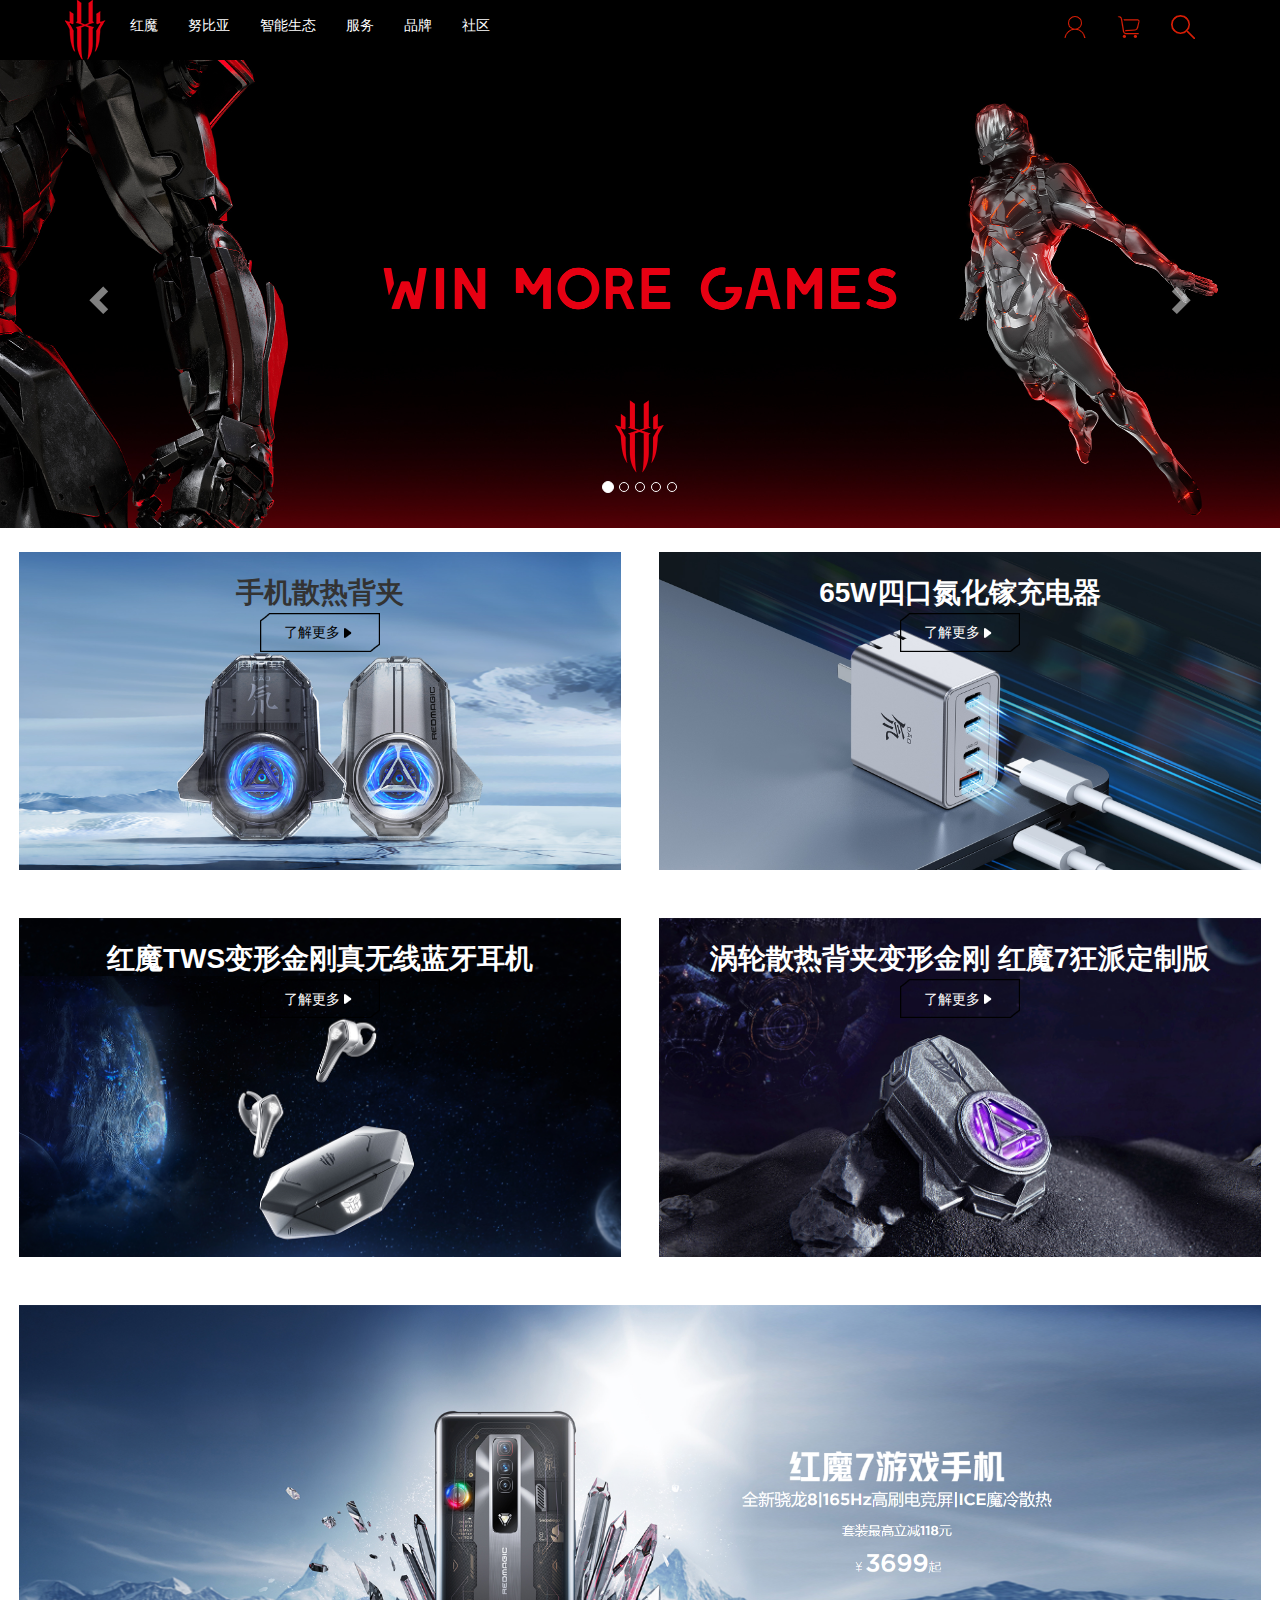
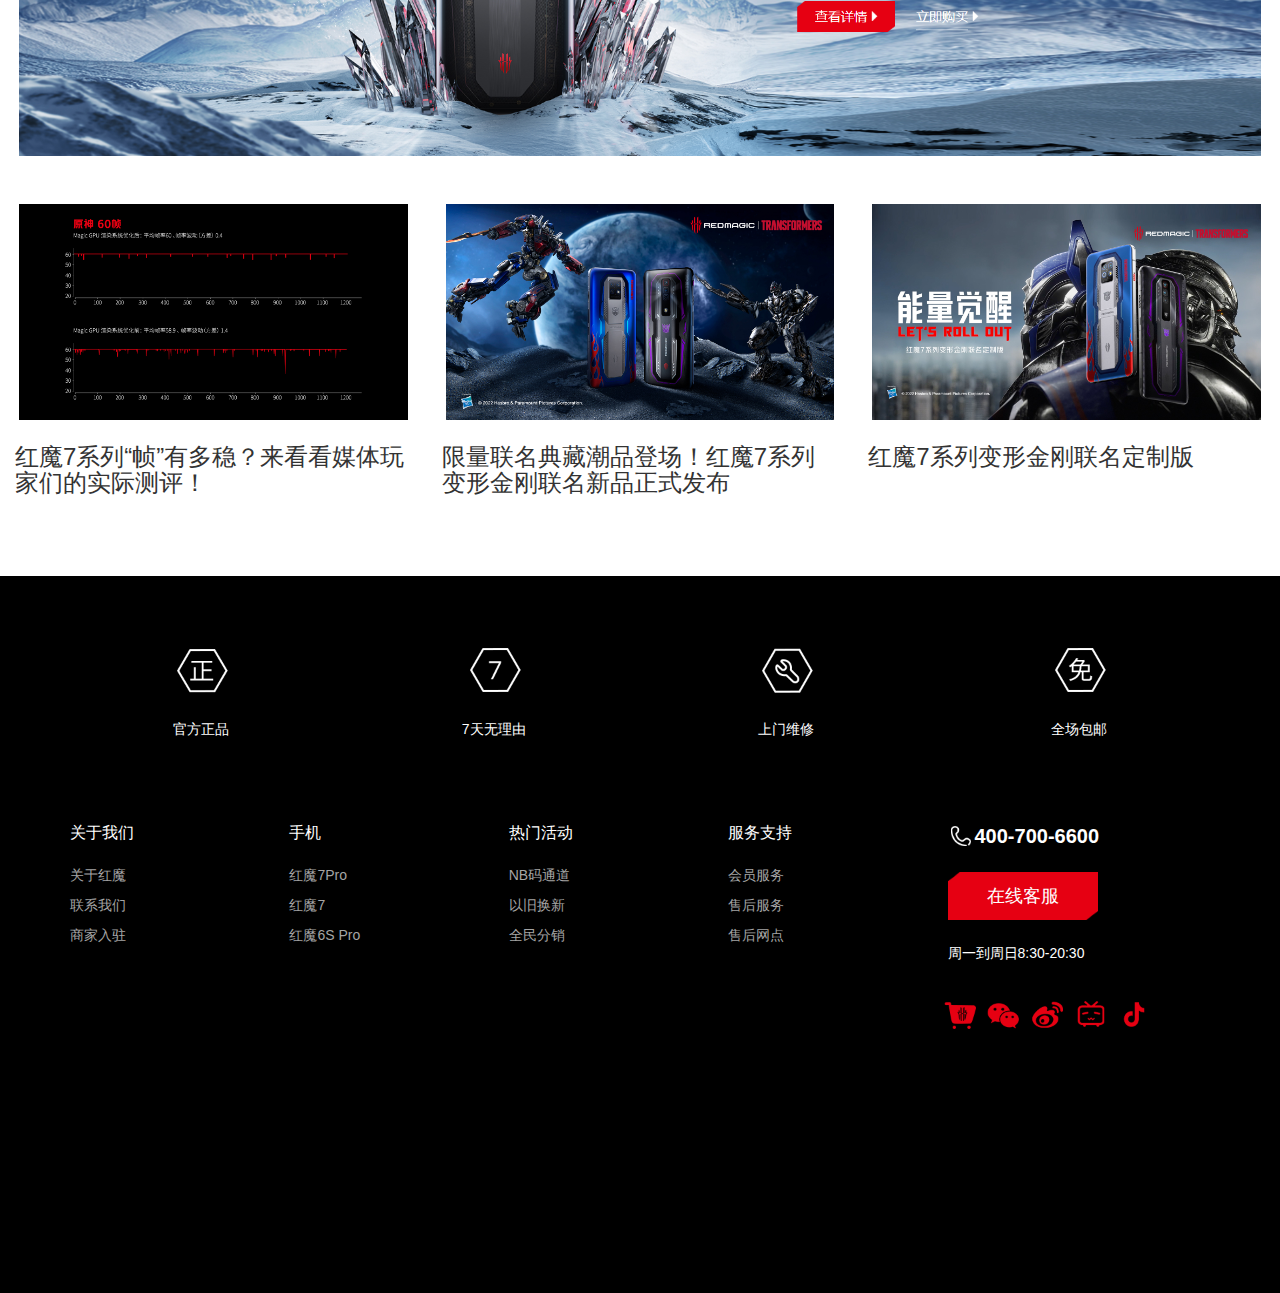
<file: index.html>
<!DOCTYPE html>
<html lang="en">

<head>
    <meta charset="UTF-8">
    <meta http-equiv="X-UA-Compatible" content="IE=edge">
    <meta name="viewport" content="width=device-width, initial-scale=1.0">
    <link rel="shortcut icon" href="img/favicon.ico" type="image/x-icon">

    <title>红魔商城</title>
    <link rel="stylesheet" href="css/bootstrap.min.css">
    <link rel="stylesheet" href="css/bace.css">
    <script src="js/jquery.min.js"></script>
    <script src="js/bootstrap.min.js"></script>
</head>
<style>
    .navbar-nav li a:hover {
        color: red !important;
    }
</style>

<body>
    <!-- 导航 -->
    <div>
        <div>
            <nav class="navbar navbar-default  navbar-inverse" style="z-index:999 ;">
                <div class="container">
                    <!-- Brand and toggle get grouped for better mobile display -->
                    <div class="navbar-header">
                        <button type="button" class="navbar-toggle collapsed" data-toggle="collapse"
                            data-target="#bs-example-navbar-collapse-1" aria-expanded="false">

                            <span class="icon-bar"></span>
                            <span class="icon-bar"></span>
                            <span class="icon-bar"></span>
                        </button>
                        <a class="navbar-brand " href="#"><img src="img/logo.png" alt=""></a>
                    </div>


                    <div class="collapse navbar-collapse" id="bs-example-navbar-collapse-1" style="margin: auto;">
                        <ul class="nav navbar-nav">
                            <li><a href="#" id="sj">红魔</a></li>
                            <li><a href="phone.html">努比亚</a></li>
                            <li><a href="serve.html">智能生态</a></li>
                            <li><a href="#">服务</a></li>
                            <li><a href="#">品牌</a></li>
                            <li><a href="#">社区</a></li>
                        </ul>


                        <ul class="nav navbar-nav navbar-right">
                            <li><a href="#"><img src="img/ren.png" alt=""></a></li>
                            <li><a href="#"><img src="img/car.png" alt=""></a></li>
                            <li><a href="#" data-toggle="modal" data-target="#myModal"><img src="img/ss.png" alt=""></a>
                            </li>


                        </ul>
                    </div>
                </div>
            </nav>
        </div>
    </div>


    <!-- 搜索模态框 -->
    <div class="modal fade" id="myModal" tabindex="-1" role="dialog" aria-labelledby="myModalLabel">
        <div class="modal-dialog " role="document">
            <div class="modal-content">

                <div class="modal-body">


                    <div class="input-group">
                        <span class="input-group-addon glyphicon glyphicon-search"></span>
                        <input type="text" class="form-control" id="inputGroupSuccess1"
                            aria-describedby="inputGroupSuccess1Status" placeholder="搜索商品名称">


                    </div>

                </div>

            </div>
        </div>
    </div>








    <!-- 轮播 -->
    <div>
        <div id="carousel-example-generic" class="carousel slide" data-ride="carousel">
            <!-- Indicators -->
            <ol class="carousel-indicators">
                <li data-target="#carousel-example-generic" data-slide-to="0" class="active"></li>
                <li data-target="#carousel-example-generic" data-slide-to="1"></li>
                <li data-target="#carousel-example-generic" data-slide-to="2"></li>
                <li data-target="#carousel-example-generic" data-slide-to="3"></li>
                <li data-target="#carousel-example-generic" data-slide-to="4"></li>

            </ol>

            <!-- Wrapper for slides -->
            <div class="carousel-inner" role="listbox">
                <div class="item active">
                    <img src="img/5.jpg">

                </div>
                <div class="item">
                    <img src="img/4.jpg">

                </div>
                <div class="item">
                    <img src="img/2.jpg">

                </div>
                <div class="item">
                    <img src="img/3.jpg">
                </div>
                <div class="item">
                    <img src="img/1.jpg">

                </div>

            </div>
            <a class="left carousel-control" href="#carousel-example-generic" role="button" data-slide="prev">
                <span class="glyphicon glyphicon-chevron-left" aria-hidden="true"></span>
                <span class="sr-only">Previous</span>
            </a>
            <a class="right carousel-control" href="#carousel-example-generic" role="button" data-slide="next">
                <span class="glyphicon glyphicon-chevron-right" aria-hidden="true"></span>
                <span class="sr-only">Next</span>
            </a>
        </div>
    </div>

    <!-- 手机 -->
    <div class="phone">
        <div class="container-fluid">
            <div class="row">
                <div class="col-md-12 col-lg-6">
                    <a href="#" class="thumbnail">
                        <img src="img/6.jpg">
                    </a>
                    <div class="title">
                        <h3>手机散热背夹</h3>
                        <p> <a href="">了解更多 <img src="img/arrow.png" style="background-size: 7px;"></a></p>

                    </div>

                </div>

                <div class="col-md-12 col-lg-6">
                    <a href="#" class="thumbnail">
                        <img src="img/7.jpg">
                    </a>
                    <div class="title">
                        <h3 style="color:white ;">65W四口氮化镓充电器</h3>
                        <p style="color:white ;"> <a href="" style="color:white !important;">了解更多 <img
                                    src="img/arrow1.png" style="background-size: 7px;"></a></p>
                    </div>
                </div>
            </div>
        </div>
    </div>

    <div class="phone">
        <div class="container-fluid">
            <div class="row">

                <div class="col-md-12 col-lg-6">
                    <a href="#" class="thumbnail">
                        <img src="img/8.jpg">
                    </a>
                    <div class="title">
                        <h3 style="color:white ;">红魔TWS变形金刚真无线蓝牙耳机</h3>
                        <p style="color:white ;"> <a href="" style="color:white !important;">了解更多 <img
                                    src="img/arrow1.png" style="background-size: 7px;"></a></p>
                    </div>

                </div>

                <div class="col-md-12 col-lg-6">
                    <a href="#" class="thumbnail">
                        <img src="img/9.jpg">
                    </a>
                    <div class="title">
                        <h3 style="color:white ;">涡轮散热背夹变形金刚 红魔7狂派定制版</h3>
                        <p style="color:white ;"> <a href="" style="color:white !important;">了解更多 <img
                                    src="img/arrow1.png" style="background-size: 7px;"></a></p>
                    </div>
                </div>
            </div>
        </div>
    </div>

    <div class="phone">
        <div class="container-fluid">
            <div class="row">
                <div class="col-md-6 col-lg-12">
                    <a href="#" class="thumbnail">
                        <img src="img/10.png" alt="...">
                    </a>
                </div>
            </div>
        </div>
    </div>




    <div class="phone">
        <div>
            <div class="container-fluid">

                <div class="row">
                    <div class="col-xs-12 col-md-4">
                        <a href="#" class="thumbnail">
                            <img src="img/11.jpg" alt="...">
                        </a>
                        <div class="caption">
                            <h3>红魔7系列“帧”有多稳？来看看媒体玩家们的实际测评！</h3>
                            <a href="">了解更多></a>
                        </div>
                    </div>


                    <div class="col-xs-12 col-md-4">
                        <a href="#" class="thumbnail">
                            <img src="img/12.jpg" alt="...">
                        </a>
                        <div class="caption">
                            <h3>限量联名典藏潮品登场！红魔7系列变形金刚联名新品正式发布</h3>
                            <a href="">了解更多></a>
                        </div>
                    </div>



                    <div class="col-xs-12 col-md-4">
                        <a href="#" class="thumbnail">
                            <img src="img/13.jpg" alt="...">
                        </a>
                        <div class="caption">
                            <h3>红魔7系列变形金刚联名定制版</h3>
                            <a href="">了解更多></a>
                        </div>
                    </div>
                </div>
            </div>
        </div>
    </div>
    <!-- 页脚 -->

    <div class="footer">
        <div class="foot">
            <div class="container">
                <div class="row">
                    <div class=" col-xs-3 col-md-3">
                        <div class="thumbnail">
                            <img src="img/14.png" alt="...">
                            <div class="caption">
                                <span>官方正品</span>
                            </div>
                        </div>
                    </div>

                    <div class=" col-xs-3 col-md-3">
                        <div class="thumbnail">
                            <img src="img/15.png" alt="...">
                            <div class="caption">
                                <span>7天无理由</span>
                            </div>
                        </div>
                    </div>

                    <div class=" col-xs-3 col-md-3">
                        <div class="thumbnail">
                            <img src="img/16.png" alt="...">
                            <div class="caption">
                                <span>上门维修</span>
                            </div>
                        </div>
                    </div>



                    <div class=" col-xs-3 col-md-3">
                        <div class="thumbnail">
                            <img src="img/17.png" alt="...">
                            <div class="caption">
                                <span>全场包邮</span>
                            </div>
                        </div>
                    </div>
                </div>
            </div>
        </div>

        <div class="foot-list">
            <div class="container">
                <div class="row">
                    <div class="l">
                        <div class="col-md-9">
                            <div class="row">
                                <div class="col-md-3  col-sm-6">
                                    <p>关于我们 <i><img src="img/jh.png" alt=""></i></p>
                                    <ul>
                                        <li>关于红魔</li>
                                        <li>联系我们</li>
                                        <li>商家入驻</li>

                                    </ul>
                                </div>
                                <div class="col-md-3 col-sm-6">

                                    <p>手机 <i><img src="img/jh.png" alt=""></i></p>
                                    <ul>
                                        <li>红魔7Pro</li>
                                        <li>红魔7</li>
                                        <li>红魔6S Pro</li>

                                    </ul>
                                </div>
                                <div class="col-md-3 col-sm-6">
                                    <p>热门活动 <i><img src="img/jh.png" alt=""></i></p>
                                    <ul>
                                        <li>NB码通道</li>
                                        <li>以旧换新</li>
                                        <li>全民分销</li>
                                    </ul>
                                </div>
                                <div class="col-md-3 col-sm-6">
                                    <p>服务支持 <i><img src="img/jh.png" alt=""></i></p>
                                    <ul>
                                        <li>会员服务</li>
                                        <li>售后服务</li>
                                        <li>售后网点</li>



                                    </ul>
                                </div>
                            </div>
                        </div>
                    </div>

                    <div class="r">
                        <div class="col-md-3">
                            <p>
                                <b>400-700-6600</b>
                            </p>
                            <div style="margin-top: 20px;">
                                <a href="" class="online">在线客服</a>
                            </div>
                            <div class="data">
                                <p>周一到周日8:30-20:30</p>
                            </div>


                            <div class="icon">
                                <a href=""><i><img src="img/27.png" alt=""></i></a>
                                <a href=""><i><img src="img/28.png" alt=""></i></a>
                                <a href=""><i><img src="img/29.png" alt=""></i></a>
                                <a href=""><i><img src="img/30.png" alt=""></i></a>
                                <a href=""><i><img src="img/31.png" alt=""></i></a>
                            </div>
                        </div>
                    </div>
                </div>
            </div>
        </div>
    </div>













    <div class="nav-bar-list">
        <div class="container-fluid">
            <div class="wrap">
                <ul>
                    <li>
                        <div class="nav-img-box">
                            <img src="img/111.png" alt="">
                        </div>
                        <h4>红魔7Pro变形金刚套装</h4>
                    </li>
                    <li>
                        <div class="nav-img-box">
                            <img src="img/222.png" alt="">
                        </div>
                        <h4>红魔变形金刚套装</h4>
                    </li>
                    <li>
                        <div class="nav-img-box">
                            <img src="img/333.png" alt="">
                        </div>
                        <h4>红魔7Pro</h4>
                    </li>
                    <li>
                        <div class="nav-img-box">
                            <img src="img/444.png" alt="">
                        </div>
                        <h4>红魔7</h4>
                    </li>
                    <li>
                        <div class="nav-img-box">
                            <img src="img/555.png" alt="">
                        </div>
                        <h4>nubia Z40Pro</h4>
                    </li>
                </ul>
            </div>
        </div>
    </div>





    <script>
        // 轮播时间
        $('.carousel').carousel({
            interval: 2000
        })


        // 小屏幕页脚
        $(window).resize(function () {
            if (document.body.scrollWidth < 780) {
                $('.l ul').slideUp()

                $('.l p i').css('display', 'block')
                $('.l p').each(function (i, ele) {
                    $(ele).click(function (e) {
                        $('.l ul ').eq(i).slideToggle()
                    })
                });



                $('.r').css({
                    'display': 'flex',
                    'justify-content': 'center'

                })
            } else {
                $('.l ul').slideDown()
                $('.l p i').css('display', 'none')
                $('.r').css('display', 'block')


            }

        });



        $('#sj').click(function () {
            $('.nav-bar-list').slideToggle()
        })




    </script>
</body>

</html>
</file>
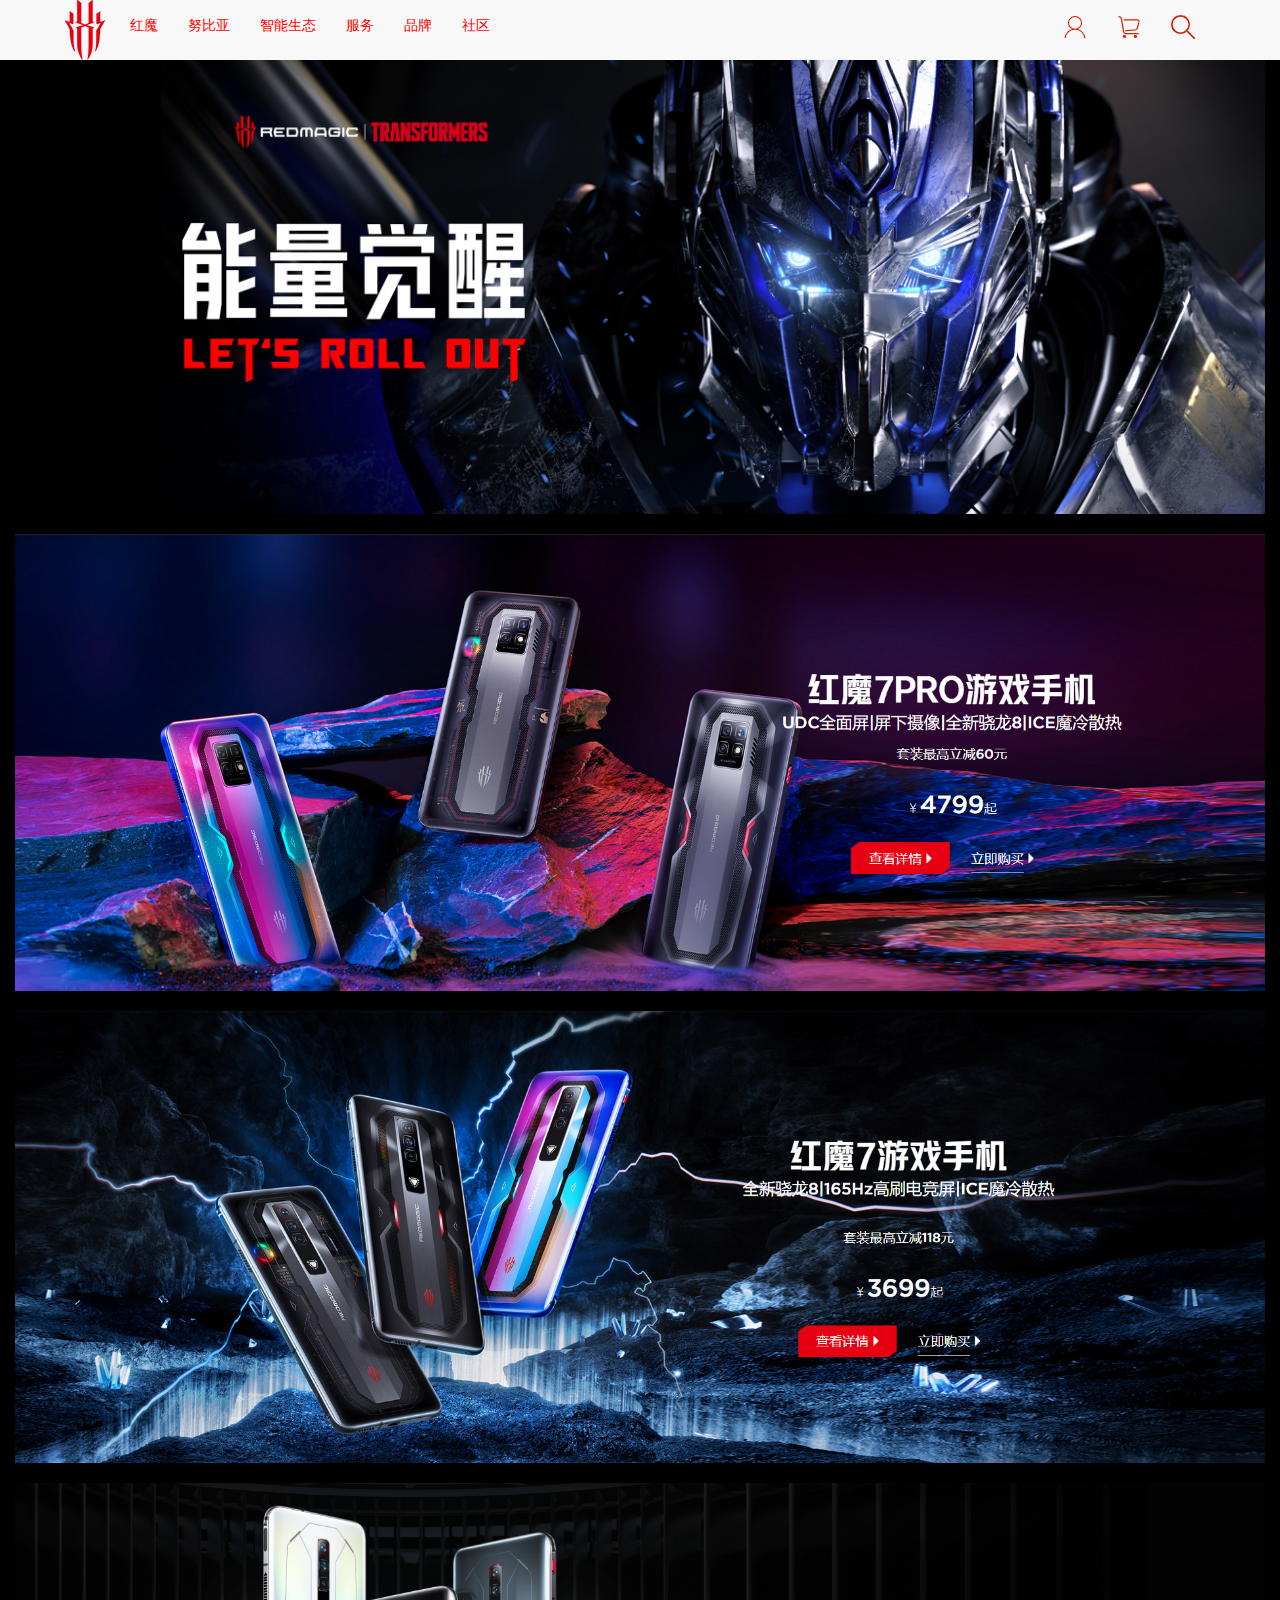
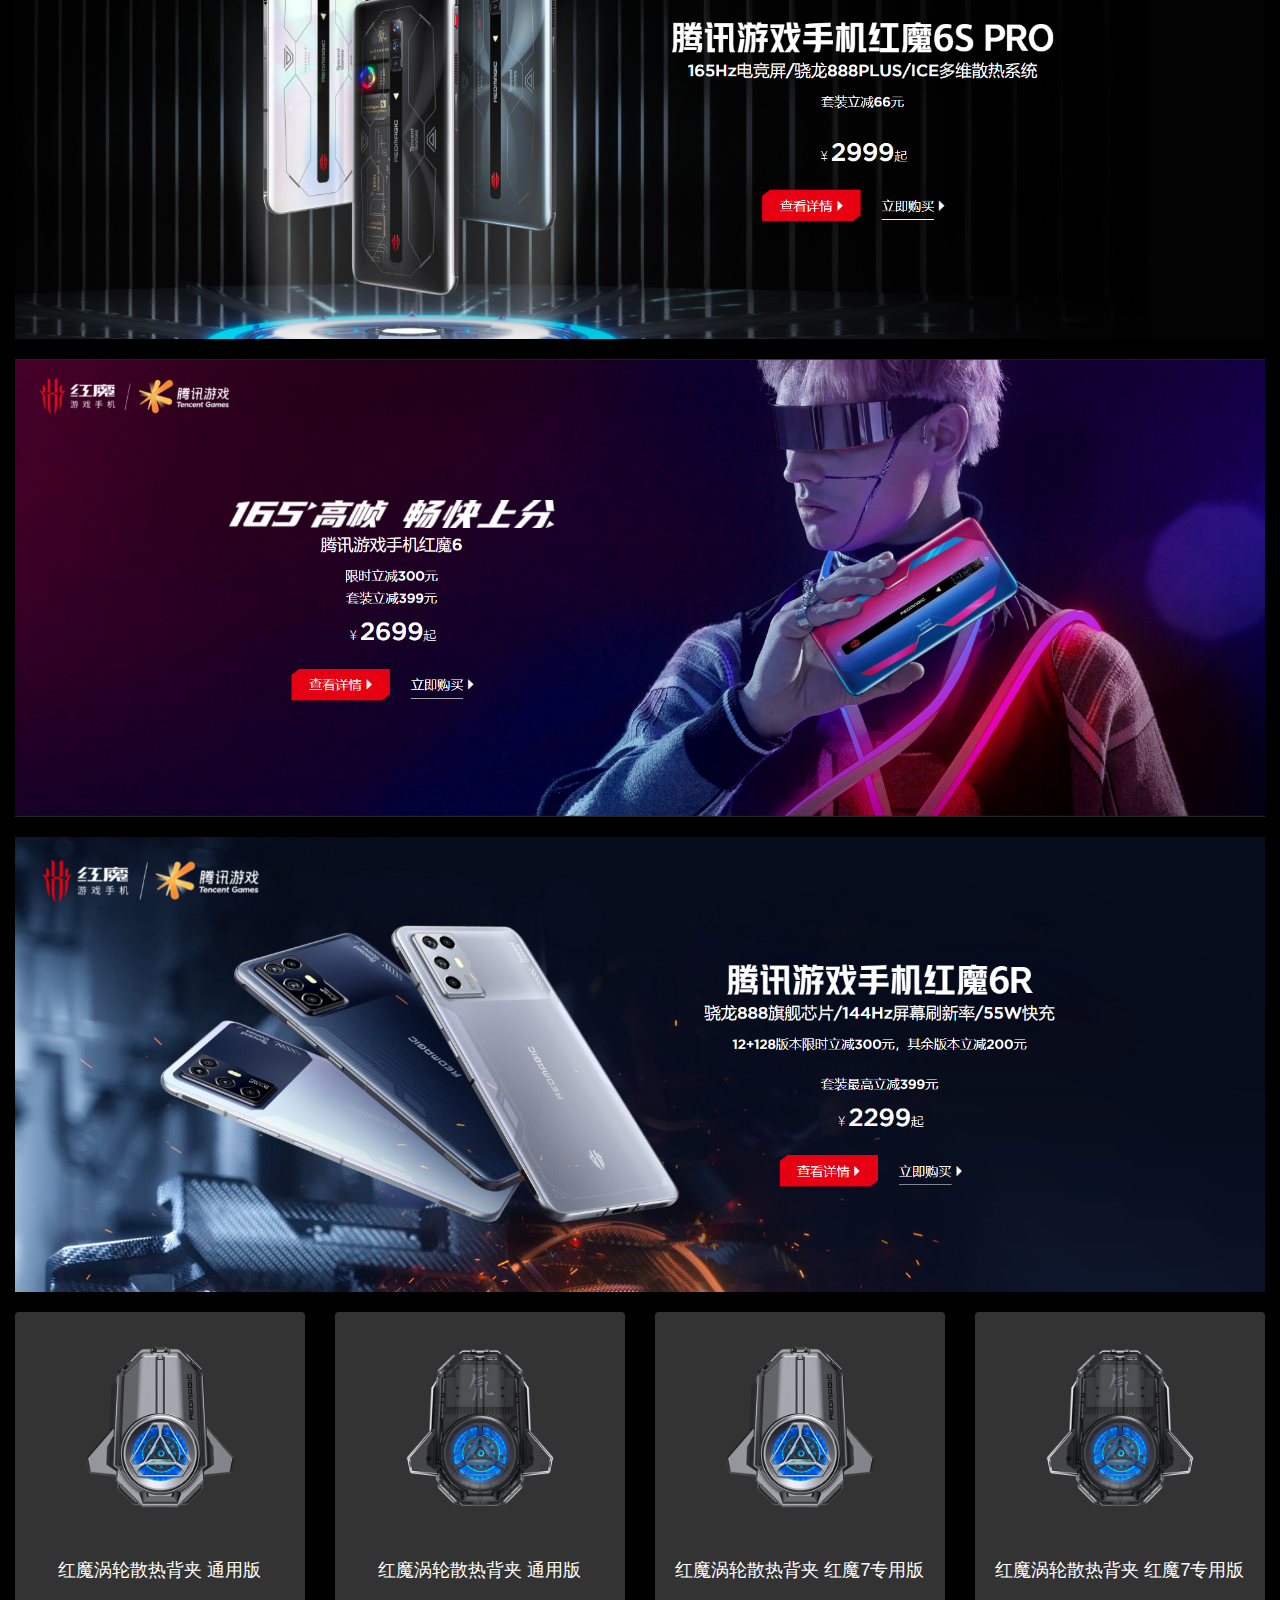
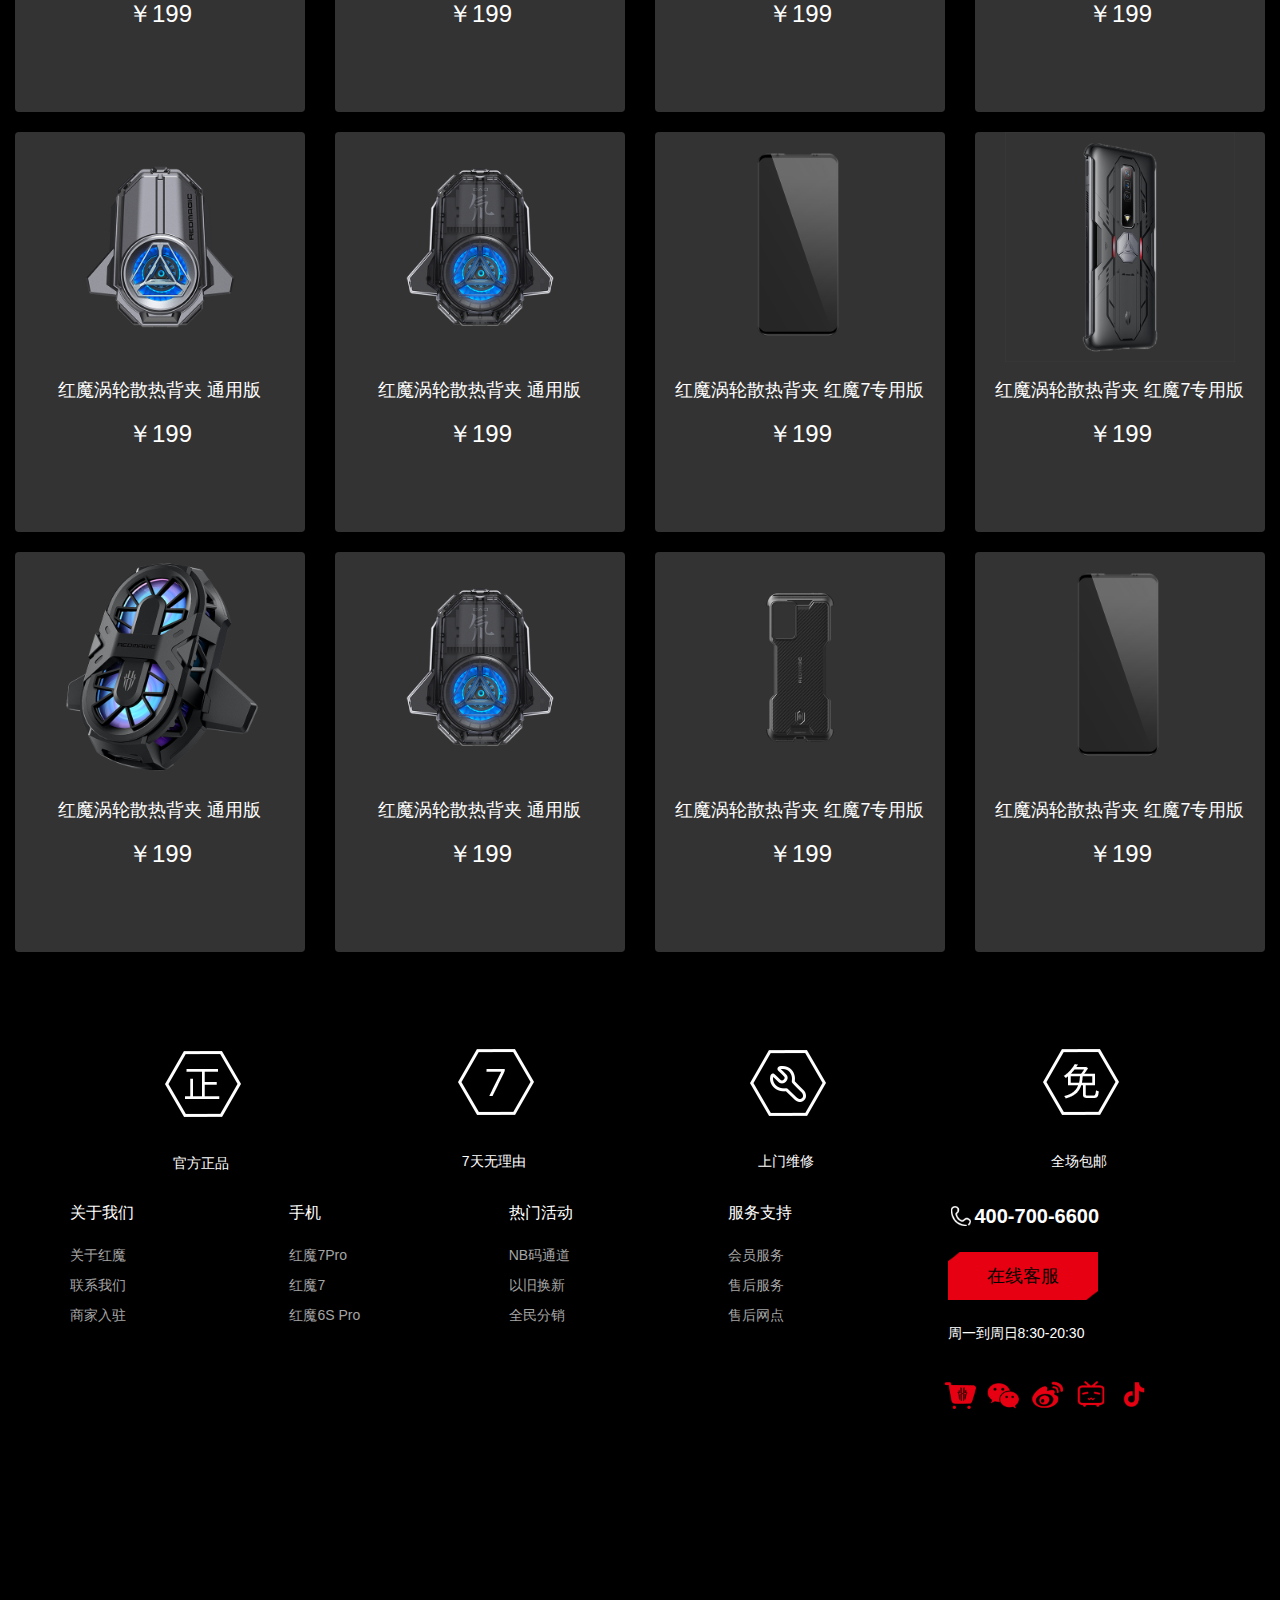
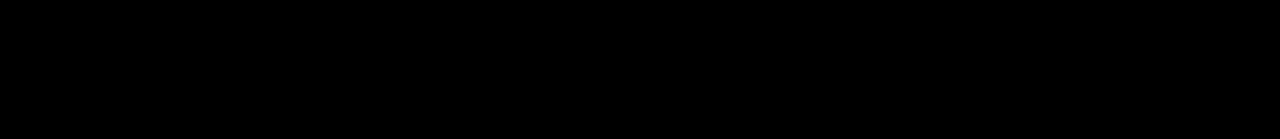
<file: phone.html>
<!DOCTYPE html>
<html lang="en">

<head>
    <meta charset="UTF-8">
    <meta http-equiv="X-UA-Compatible" content="IE=edge">
    <meta name="viewport" content="width=device-width, initial-scale=1.0">
    <title>Document</title>
    <link rel="stylesheet" href="css/bootstrap.min.css">
    <link rel="stylesheet" href="css/phone.css">

    <script src="js/jquery.min.js"></script>
    <script src="js/bootstrap.min.js"></script>
</head>
<style>

</style>

<body>

    <div>
        <div>
            <nav class="navbar navbar-default " style="z-index:999 ;">
                <div class="container">
                    <!-- Brand and toggle get grouped for better mobile display -->
                    <div class="navbar-header">
                        <button type="button" class="navbar-toggle collapsed" data-toggle="collapse"
                            data-target="#bs-example-navbar-collapse-1" aria-expanded="false">

                            <span class="icon-bar"></span>
                            <span class="icon-bar"></span>
                            <span class="icon-bar"></span>
                        </button>
                        <a class="navbar-brand " href="index.html"><img src="img/logo.png" alt=""></a>
                    </div>


                    <div class="collapse navbar-collapse" id="bs-example-navbar-collapse-1" style="margin: auto;">
                        <ul class="nav navbar-nav">
                            <li><a href="" id="sj">红魔</a></li>
                            <li><a href="#">努比亚</a></li>
                            <li><a href="serve.html">智能生态</a></li>
                            <li><a href="#">服务</a></li>
                            <li><a href="#">品牌</a></li>
                            <li><a href="#">社区</a></li>
                        </ul>

                        <ul class="nav navbar-nav navbar-right">
                            <li><a href="#"><img src="img/ren.png" alt=""></a></li>
                            <li><a href="#"><img src="img/car.png" alt=""></a></li>
                            <li><a href="#"><img src="img/ss.png" alt=""></a></li>


                        </ul>
                    </div><!-- /.navbar-collapse -->
                </div><!-- /.container-fluid -->
            </nav>
        </div>
    </div>



    <div class="phone">
        <div class="container-fluid">
            <div class="row">
                <div class="col-md-6 col-lg-12">
                    <a href="#" class="thumbnail">
                        <img src="img/p1.jpg" alt="...">
                    </a>
                </div>
                <div class="col-md-6 col-lg-12">
                    <a href="#" class="thumbnail">
                        <img src="img/p2.png" alt="...">
                    </a>
                </div>

                <div class="col-md-6 col-lg-12">
                    <a href="#" class="thumbnail">
                        <img src="img/p3.png" alt="...">
                    </a>
                </div>

                <div class="col-md-6 col-lg-12">
                    <a href="#" class="thumbnail">
                        <img src="img/p4.png" alt="...">
                    </a>
                </div>
                <div class="col-md-6 col-lg-12">
                    <a href="#" class="thumbnail">
                        <img src="img/p5.png" alt="...">
                    </a>
                </div>
                <div class="col-md-6 col-lg-12">
                    <a href="#" class="thumbnail">
                        <img src="img/p6.png" alt="...">
                    </a>
                </div>
            </div>
        </div>
    </div>



    <!-- 商品展示 -->
    <div class="list">
        <div class="container-fluid">
            <div class="row">
                <div class="col-sm-6 col-md-3">
                    <div class="thumbnail">
                        <img src="img/P11.png" alt="...">
                        <div class="caption">
                            <h4>红魔涡轮散热背夹 通用版</h4>
                            <h3>￥199</h3>
                        </div>
                    </div>
                </div>
                <div class="col-sm-6 col-md-3">
                    <div class="thumbnail">
                        <img src="img/p12.png" alt="...">
                        <div class="caption">
                            <h4>红魔涡轮散热背夹 通用版</h4>
                            <h3>￥199</h3>

                        </div>
                    </div>
                </div>
                <div class="col-sm-6 col-md-3">
                    <div class="thumbnail">
                        <img src="img/P11.png" alt="...">
                        <div class="caption">
                            <h4>红魔涡轮散热背夹 红魔7专用版</h4>
                            <h3>￥199</h3>
                        </div>
                    </div>
                </div>
                <div class="col-sm-6 col-md-3">
                    <div class="thumbnail">
                        <img src="img/p12.png" alt="...">
                        <div class="caption">
                            <h4>红魔涡轮散热背夹 红魔7专用版</h4>
                            <h3>￥199</h3>
                        </div>
                    </div>
                </div>
            </div>
        </div>
    </div>




    <div class="list">
        <div class="container-fluid">
            <div class="row">
                <div class="col-sm-6 col-md-3">
                    <div class="thumbnail">
                        <img src="img/P11.png" alt="...">
                        <div class="caption">
                            <h4>红魔涡轮散热背夹 通用版</h4>
                            <h3>￥199</h3>
                        </div>
                    </div>
                </div>
                <div class="col-sm-6 col-md-3">
                    <div class="thumbnail">
                        <img src="img/p12.png" alt="...">
                        <div class="caption">
                            <h4>红魔涡轮散热背夹 通用版</h4>
                            <h3>￥199</h3>

                        </div>
                    </div>
                </div>
                <div class="col-sm-6 col-md-3">
                    <div class="thumbnail">
                        <img src="img/p13.png" alt="...">
                        <div class="caption">
                            <h4>红魔涡轮散热背夹 红魔7专用版</h4>
                            <h3>￥199</h3>
                        </div>
                    </div>
                </div>
                <div class="col-sm-6 col-md-3">
                    <div class="thumbnail">
                        <img src="img/p14.png" alt="...">
                        <div class="caption">
                            <h4>红魔涡轮散热背夹 红魔7专用版</h4>
                            <h3>￥199</h3>
                        </div>
                    </div>
                </div>
            </div>
        </div>
    </div>



    <div class="list">
        <div class="container-fluid">
            <div class="row">
                <div class="col-sm-6 col-md-3">
                    <div class="thumbnail">
                        <img src="img/p16.png" alt="...">
                        <div class="caption">
                            <h4>红魔涡轮散热背夹 通用版</h4>
                            <h3>￥199</h3>
                        </div>
                    </div>
                </div>
                <div class="col-sm-6 col-md-3">
                    <div class="thumbnail">
                        <img src="img/p12.png" alt="...">
                        <div class="caption">
                            <h4>红魔涡轮散热背夹 通用版</h4>
                            <h3>￥199</h3>

                        </div>
                    </div>
                </div>
                <div class="col-sm-6 col-md-3">
                    <div class="thumbnail">
                        <img src="img/p17.png" alt="...">
                        <div class="caption">
                            <h4>红魔涡轮散热背夹 红魔7专用版</h4>
                            <h3>￥199</h3>
                        </div>
                    </div>
                </div>
                <div class="col-sm-6 col-md-3">
                    <div class="thumbnail">
                        <img src="img/p13.png" alt="...">
                        <div class="caption">
                            <h4>红魔涡轮散热背夹 红魔7专用版</h4>
                            <h3>￥199</h3>
                        </div>
                    </div>
                </div>
            </div>
        </div>
    </div>



    <div class="footer">
        <div class="foot">
            <div class="container">
                <div class="row">
                    <div class=" col-xs-3 col-md-3">
                        <div class="thumbnail">
                            <img src="img/14.png" alt="...">
                            <div class="caption">
                                <span>官方正品</span>
                            </div>
                        </div>
                    </div>

                    <div class=" col-xs-3 col-md-3">
                        <div class="thumbnail">
                            <img src="img/15.png" alt="...">
                            <div class="caption">
                                <span>7天无理由</span>
                            </div>
                        </div>
                    </div>

                    <div class=" col-xs-3 col-md-3">
                        <div class="thumbnail">
                            <img src="img/16.png" alt="...">
                            <div class="caption">
                                <span>上门维修</span>
                            </div>
                        </div>
                    </div>



                    <div class=" col-xs-3 col-md-3">
                        <div class="thumbnail">
                            <img src="img/17.png" alt="...">
                            <div class="caption">
                                <span>全场包邮</span>
                            </div>
                        </div>
                    </div>





                </div>
            </div>
        </div>

        <div class="foot-list">
            <div class="container">
                <div class="row">
                    <div class="l">
                        <div class="col-md-9">
                            <div class="row">
                                <div class="col-md-3 col-sm-6">
                                    <p>关于我们 <i><img src="img/jh.png" alt=""></i></p>
                                    <ul>
                                        <li>关于红魔</li>
                                        <li>联系我们</li>
                                        <li>商家入驻</li>

                                    </ul>
                                </div>
                                <div class="col-md-3 col-sm-6">

                                    <p>手机 <i><img src="img/jh.png" alt=""></i></p>
                                    <ul>
                                        <li>红魔7Pro</li>
                                        <li>红魔7</li>
                                        <li>红魔6S Pro</li>

                                    </ul>
                                </div>
                                <div class="col-md-3 col-sm-6">
                                    <p>热门活动 <i><img src="img/jh.png" alt=""></i></p>
                                    <ul>
                                        <li>NB码通道</li>
                                        <li>以旧换新</li>
                                        <li>全民分销</li>
                                    </ul>
                                </div>
                                <div class="col-md-3 col-sm-6">
                                    <p>服务支持 <i><img src="img/jh.png" alt=""></i></p>
                                    <ul>
                                        <li>会员服务</li>
                                        <li>售后服务</li>
                                        <li>售后网点</li>



                                    </ul>
                                </div>
                            </div>
                        </div>
                    </div>

                    <div class="r">
                        <div class="col-md-3">
                            <p>
                                <b>400-700-6600</b>
                            </p>
                            <div style="margin-top: 20px;">
                                <a href="" class="online">在线客服</a>
                            </div>
                            <div class="data">
                                <p>周一到周日8:30-20:30</p>
                            </div>


                            <div class="icon">
                                <a href=""><i><img src="img/27.png" alt=""></i></a>
                                <a href=""><i><img src="img/28.png" alt=""></i></a>
                                <a href=""><i><img src="img/29.png" alt=""></i></a>
                                <a href=""><i><img src="img/30.png" alt=""></i></a>
                                <a href=""><i><img src="img/31.png" alt=""></i></a>
                            </div>
                        </div>
                    </div>
                </div>
            </div>
        </div>
    </div>


    <script>
        $(window).resize(function () {
            if (document.body.scrollWidth < 780) {
                $('.l ul').slideUp()
                $('.l p i').css('display', 'block')

                $('.r').css({
                    'display': 'flex',
                    'justify-content': 'center'

                })

                $('.l p').each(function (i, ele) {
                    $(ele).click(function (e) {
                        $('.l ul').eq(i).slideToggle()
                    })
                });




            } else {
                $('.l ul').slideDown()
                $('.l p i').css('display', 'none')
                $('.r').css('display', 'block')


            }

        });

    </script>
</body>

</html>
</file>
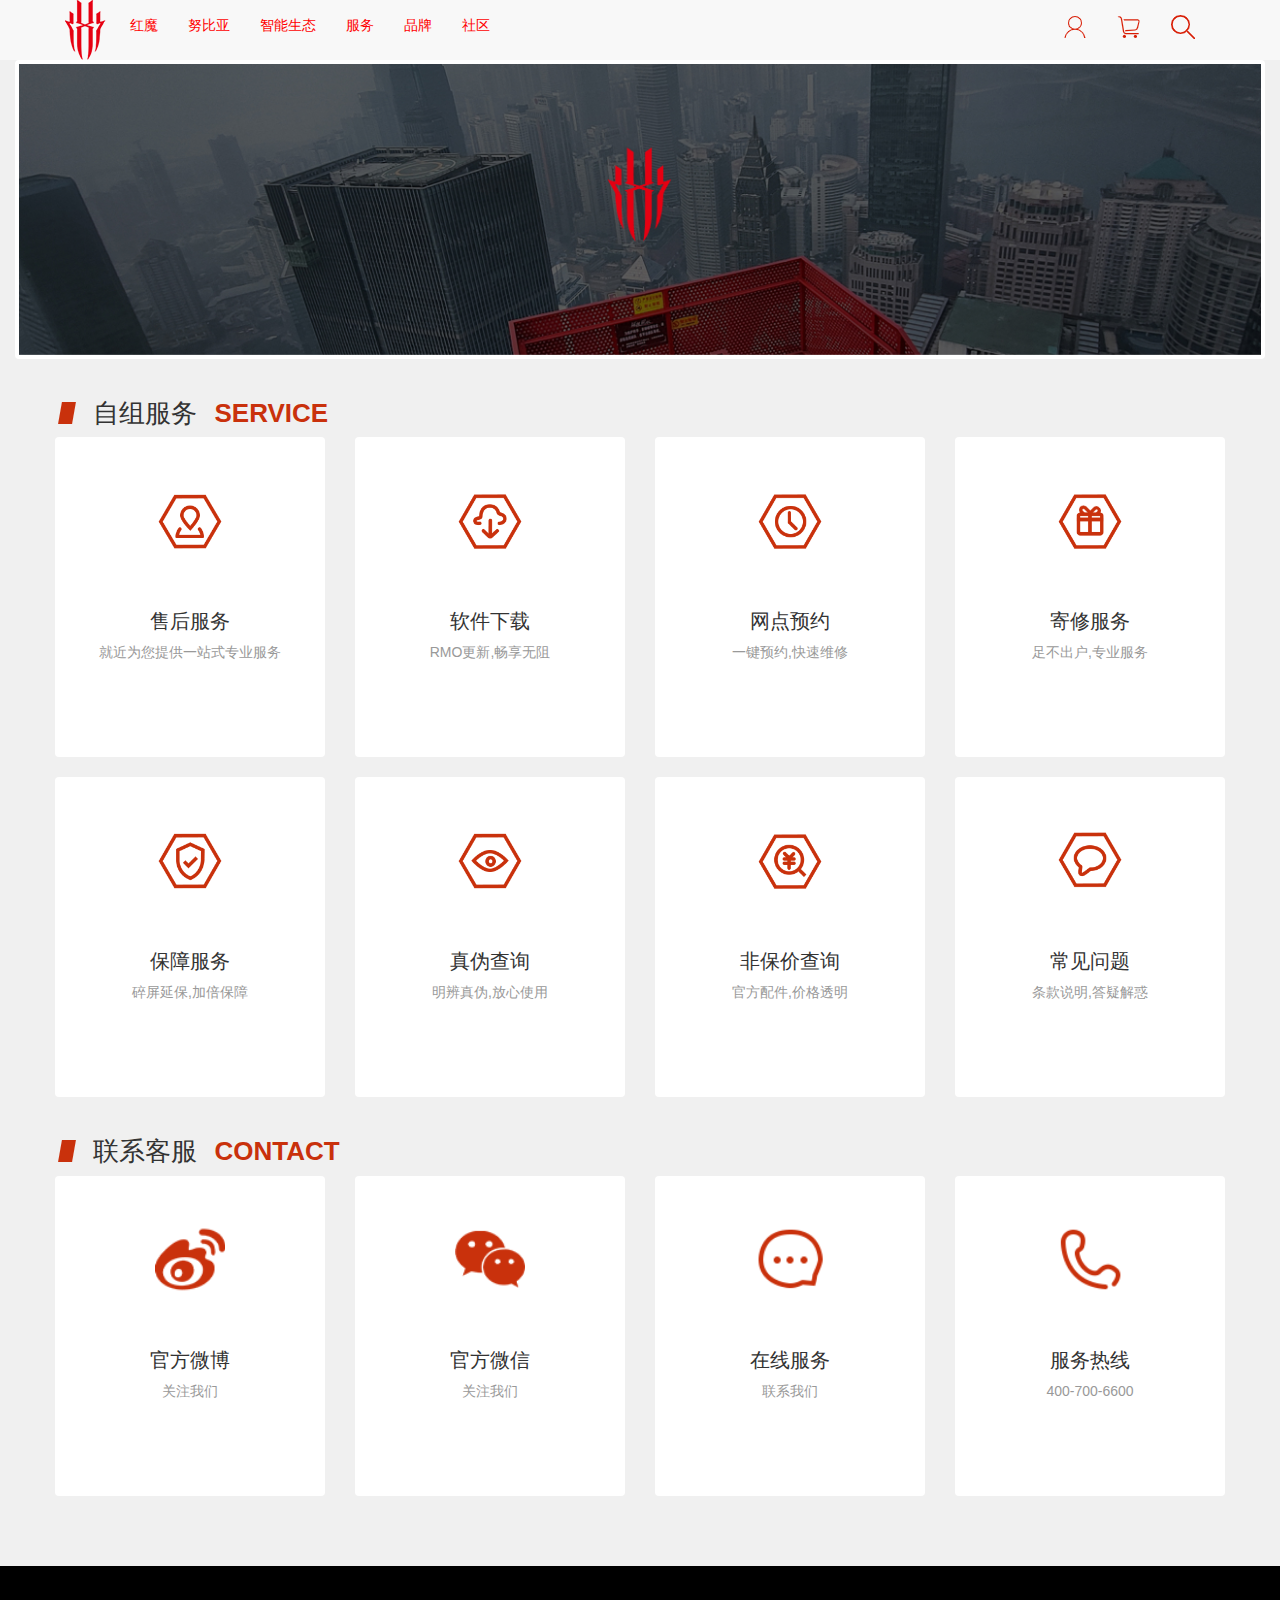
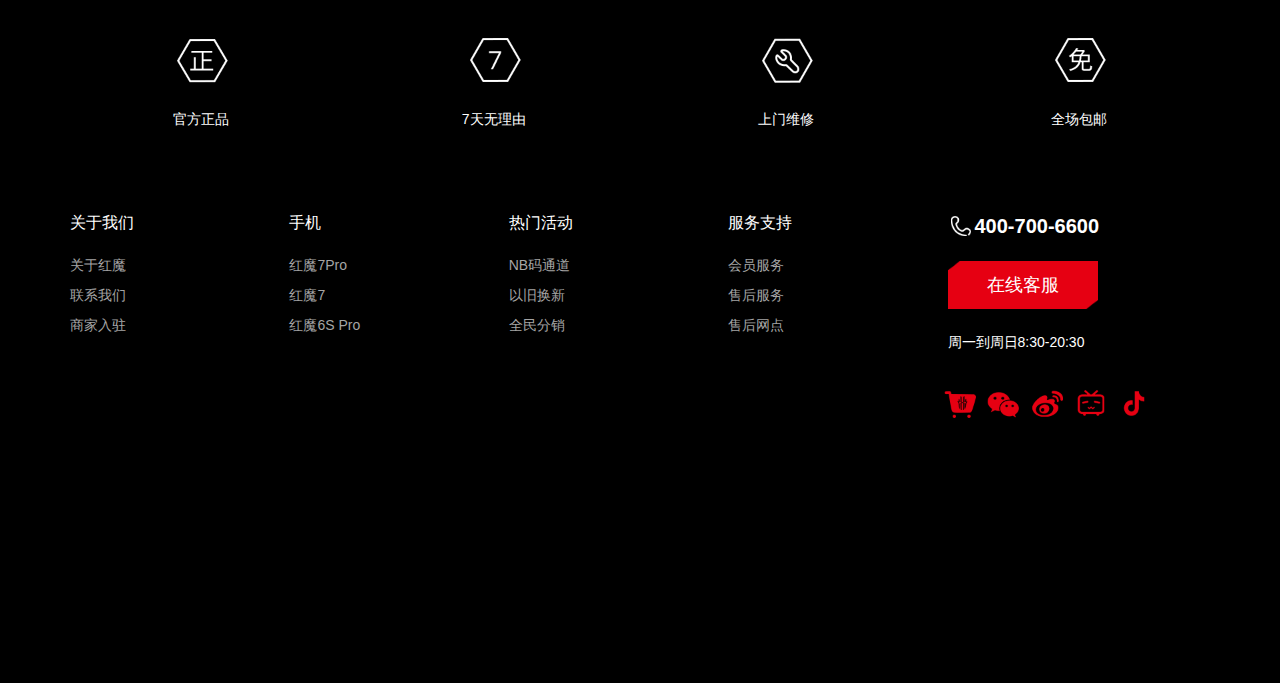
<file: serve.html>
<!DOCTYPE html>
<html lang="en">

<head>
    <meta charset="UTF-8">
    <meta http-equiv="X-UA-Compatible" content="IE=edge">
    <meta name="viewport" content="width=device-width, initial-scale=1.0">
    <title>Document</title>
    <link rel="stylesheet" href="css/bootstrap.min.css">
    <link rel="stylesheet" href="css/bace.css">
    <script src="js/jquery.min.js"></script>
    <script src="js/bootstrap.min.js"></script>
</head>
<style>
    body,
    html {
        background-color: #f0f0f0;
    }

    .all {
        background-color: #f0f0f0 !important;
    }

    .navbar-default .navbar-nav>li>a {
        color: red !important;
    }

    .wrap1 {
        max-width: 1200px;

        margin: auto;
    }

    .wrap1>h3 {
        text-align: left;
        font-size: 26px;
        padding-left: 20px;
        font-family: "ysbth", Helvetica, Arial, sans-serif !important;
    }

    .wrap1>h3>span {
        width: 14px;
        height: 22px;
        cursor: pointer;
        transform: skew(-10deg);
        -webkit-transform: skew(-10deg);
        -moz-transform: skew(-10deg);
        -o-transform: skew(-10deg);
        -ms-transform: skew(-10deg);
        background-color: #c9310c;
        margin: 0 auto;
        display: inline-block;
        margin-right: 12px;
        position: relative;
        top: 2px;
    }

    .wrap1>h3>b {
        color: #c9310c;
        margin-left: 10px;
        font-family: "ysbth", Helvetica, Arial, sans-serif !important;
    }

    .list img {
        width: 70px;
        height: 70px;
        margin-top: 45px;
        margin-bottom: 35px;
    }

    .h4 {
        font-size: 20px;
        font-weight: 500;
        color: #333;
        margin-bottom: 10px;
        display: block;
    }

    .p {
        font-size: 14px;
        color: #999;
        display: block;
    }

    /* .list {
        height: 320px;
    } */

    .list .thumbnail {
        height: 320px;

    }

    .all .thumbnail {
        transition: all .3s linear;
    }

    .all .thumbnail:hover {
        transform: translateY(-8px);
    }
</style>

<body>

    <div>
        <div>
            <nav class="navbar navbar-default " style="z-index:999 ;">
                <div class="container">
                    <!-- Brand and toggle get grouped for better mobile display -->
                    <div class="navbar-header">
                        <button type="button" class="navbar-toggle collapsed" data-toggle="collapse"
                            data-target="#bs-example-navbar-collapse-1" aria-expanded="false">

                            <span class="icon-bar"></span>
                            <span class="icon-bar"></span>
                            <span class="icon-bar"></span>
                        </button>
                        <a class="navbar-brand " href="index.html"><img src="img/logo.png" alt=""></a>
                    </div>


                    <div class="collapse navbar-collapse" id="bs-example-navbar-collapse-1" style="margin: auto;">
                        <ul class="nav navbar-nav">
                            <li><a href="#" id="sj">红魔</a></li>
                            <li><a href="phone.html">努比亚</a></li>
                            <li><a href="serve.html">智能生态</a></li>
                            <li><a href="#">服务</a></li>
                            <li><a href="#">品牌</a></li>
                            <li><a href="#">社区</a></li>
                        </ul>

                        <ul class="nav navbar-nav navbar-right">
                            <li><a href="#"><img src="img/ren.png" alt=""></a></li>
                            <li><a href="#"><img src="img/car.png" alt=""></a></li>
                            <li><a href="#"><img src="img/ss.png" alt=""></a></li>


                        </ul>
                    </div><!-- /.navbar-collapse -->
                </div><!-- /.container-fluid -->
            </nav>
        </div>
    </div>


    <div>
        <div class="container-fluid">
            <div class="row">
                <div class="col-md-12 col-lg-12">
                    <a href="#" class="thumbnail">
                        <img src="img/2.1.jpg" alt="...">
                    </a>
                </div>
            </div>
        </div>
    </div>









    <div class="all">
        <div class="wrap1">
            <h3>
                <span></span>
                自组服务
                <b>SERVICE</b>
            </h3>
            <div class="">
                <div class="container-fluid">
                    <div class="row">
                        <div class="col-sm-6 col-md-3 list">
                            <div class="thumbnail">
                                <img src="img/2.1.png" alt="...">
                                <div class="caption">
                                    <span class="h4">售后服务</span>
                                    <span class="p">就近为您提供一站式专业服务</span>
                                </div>
                            </div>
                        </div>
                        <div class="col-sm-6 col-md-3 list">
                            <div class="thumbnail">
                                <img src="img/2.2.png" alt="...">
                                <div class="caption">
                                    <span class="h4">软件下载</span>
                                    <span class="p">RMO更新,畅享无阻</span>
                                </div>
                            </div>
                        </div>
                        <div class="col-sm-6 col-md-3 list">
                            <div class="thumbnail">
                                <img src="img/2.3.png" alt="...">
                                <div class="caption">
                                    <span class="h4">网点预约</span>
                                    <span class="p">一键预约,快速维修</span>
                                </div>
                            </div>
                        </div>
                        <div class="col-sm-6 col-md-3 list">
                            <div class="thumbnail">
                                <img src="img/2.4.png" alt="...">
                                <div class="caption">
                                    <span class="h4">寄修服务</span>
                                    <span class="p">足不出户,专业服务</span>
                                </div>
                            </div>
                        </div>

                    </div>
                </div>

            </div>

            <div class="">
                <div class="container-fluid">
                    <div class="row">
                        <div class="col-sm-6 col-md-3 list">
                            <div class="thumbnail">
                                <img src="img/2.5.png" alt="...">
                                <div class="caption">
                                    <span class="h4">保障服务</span>
                                    <span class="p">碎屏延保,加倍保障</span>
                                </div>
                            </div>
                        </div>
                        <div class="col-sm-6 col-md-3 list">
                            <div class="thumbnail">
                                <img src="img/2.6.png" alt="...">
                                <div class="caption">
                                    <span class="h4">真伪查询</span>
                                    <span class="p">明辨真伪,放心使用</span>
                                </div>
                            </div>
                        </div>
                        <div class="col-sm-6 col-md-3 list">
                            <div class="thumbnail">
                                <img src="img/2.7.png" alt="...">
                                <div class="caption">
                                    <span class="h4">非保价查询</span>
                                    <span class="p">官方配件,价格透明</span>
                                </div>
                            </div>
                        </div>
                        <div class="col-sm-6 col-md-3 list">
                            <div class="thumbnail">
                                <img src="img/2.8.png" alt="...">
                                <div class="caption">
                                    <span class="h4">常见问题</span>
                                    <span class="p">条款说明,答疑解惑</span>
                                </div>
                            </div>
                        </div>

                    </div>
                </div>

            </div>

        </div>




        <div class="all">
            <div class="wrap1">
                <h3>
                    <span></span>
                    联系客服
                    <b>CONTACT</b>
                </h3>
                <div class="">
                    <div class="container-fluid">
                        <div class="row">
                            <div class="col-sm-6 col-md-3 list">
                                <div class="thumbnail">
                                    <img src="img/2.9.png" alt="...">
                                    <div class="caption">
                                        <span class="h4">官方微博</span>
                                        <span class="p">关注我们</span>
                                    </div>
                                </div>
                            </div>
                            <div class="col-sm-6 col-md-3 list">
                                <div class="thumbnail">
                                    <img src="img/3.0.png" alt="...">
                                    <div class="caption">
                                        <span class="h4">官方微信</span>
                                        <span class="p">关注我们</span>
                                    </div>
                                </div>
                            </div>
                            <div class="col-sm-6 col-md-3 list">
                                <div class="thumbnail">
                                    <img src="img/3.1.png" alt="...">
                                    <div class="caption">
                                        <span class="h4">在线服务</span>
                                        <span class="p">联系我们</span>
                                    </div>
                                </div>
                            </div>
                            <div class="col-sm-6 col-md-3 list">
                                <div class="thumbnail">
                                    <img src="img/3.2.png" alt="...">
                                    <div class="caption">
                                        <span class="h4">服务热线</span>
                                        <span class="p">400-700-6600</span>
                                    </div>
                                </div>
                            </div>

                        </div>
                    </div>

                </div>


            </div>























            <!-- 页脚 -->
            <div class="footer">
                <div class="foot">
                    <div class="container">
                        <div class="row">
                            <div class=" col-xs-3 col-md-3">
                                <div class="thumbnail">
                                    <img src="img/14.png" alt="...">
                                    <div class="caption">
                                        <span>官方正品</span>
                                    </div>
                                </div>
                            </div>

                            <div class=" col-xs-3 col-md-3">
                                <div class="thumbnail">
                                    <img src="img/15.png" alt="...">
                                    <div class="caption">
                                        <span>7天无理由</span>
                                    </div>
                                </div>
                            </div>

                            <div class=" col-xs-3 col-md-3">
                                <div class="thumbnail">
                                    <img src="img/16.png" alt="...">
                                    <div class="caption">
                                        <span>上门维修</span>
                                    </div>
                                </div>
                            </div>



                            <div class=" col-xs-3 col-md-3">
                                <div class="thumbnail">
                                    <img src="img/17.png" alt="...">
                                    <div class="caption">
                                        <span>全场包邮</span>
                                    </div>
                                </div>
                            </div>





                        </div>
                    </div>
                </div>

                <div class="foot-list">
                    <div class="container">
                        <div class="row">
                            <div class="l">
                                <div class="col-md-9">
                                    <div class="row">
                                        <div class="col-md-3 col-sm-6">
                                            <p>关于我们 <i><img src="img/jh.png" alt=""></i></p>
                                            <ul>
                                                <li>关于红魔</li>
                                                <li>联系我们</li>
                                                <li>商家入驻</li>

                                            </ul>
                                        </div>
                                        <div class="col-md-3 col-sm-6">

                                            <p>手机 <i><img src="img/jh.png" alt=""></i></p>
                                            <ul>
                                                <li>红魔7Pro</li>
                                                <li>红魔7</li>
                                                <li>红魔6S Pro</li>

                                            </ul>
                                        </div>
                                        <div class="col-md-3 col-sm-6">
                                            <p>热门活动 <i><img src="img/jh.png" alt=""></i></p>
                                            <ul>
                                                <li>NB码通道</li>
                                                <li>以旧换新</li>
                                                <li>全民分销</li>
                                            </ul>
                                        </div>
                                        <div class="col-md-3 col-sm-6">
                                            <p>服务支持 <i><img src="img/jh.png" alt=""></i></p>
                                            <ul>
                                                <li>会员服务</li>
                                                <li>售后服务</li>
                                                <li>售后网点</li>



                                            </ul>
                                        </div>
                                    </div>
                                </div>
                            </div>

                            <div class="r">
                                <div class="col-md-3">
                                    <p>
                                        <b>400-700-6600</b>
                                    </p>
                                    <div style="margin-top: 20px;">
                                        <a href="" class="online">在线客服</a>
                                    </div>
                                    <div class="data">
                                        <p>周一到周日8:30-20:30</p>
                                    </div>


                                    <div class="icon">
                                        <a href=""><i><img src="img/27.png" alt=""></i></a>
                                        <a href=""><i><img src="img/28.png" alt=""></i></a>
                                        <a href=""><i><img src="img/29.png" alt=""></i></a>
                                        <a href=""><i><img src="img/30.png" alt=""></i></a>
                                        <a href=""><i><img src="img/31.png" alt=""></i></a>
                                    </div>
                                </div>
                            </div>
                        </div>
                    </div>
                </div>
            </div>


            <script>
                $(window).resize(function () {
                    if (document.body.scrollWidth < 780) {
                        $('.l ul').slideUp()
                        $('.l p i').css('display', 'block')

                        $('.r').css({
                            'display': 'flex',
                            'justify-content': 'center'

                        })

                        $('.l p').each(function (i, ele) {
                            $(ele).click(function (e) {
                                $('.l ul').eq(i).slideToggle()
                            })
                        });




                    } else {
                        $('.l ul').slideDown()
                        $('.l p i').css('display', 'none')
                        $('.r').css('display', 'block')


                    }

                });

            </script>
</body>

</html>
</file>
<file: css/bace.css>
* {
    margin: 0;
    padding: 0;
}


ul li{
    list-style: none;
}
.navbar {
    border: none;
    margin-bottom: 0px !important;
    height: 60px;
    border-radius: 0%;
}

.navbar-brand {
    padding: 0 !important;
}

.navbar-inverse .navbar-nav>li>a {
    color: #9d9d9d;
    background-color: black;
}

.navbar-inverse .navbar-nav>li>a:hover {
    background-color: black;

}

.navbar-inverse {
    background-color: black;
}


.carousel-control.left {

    background-image: none;
    background-repeat: repeat-x;
    filter: progid:DXImageTransform.Microsoft.gradient(startColorstr='#80000000', endColorstr='#00000000', GradientType=1);
}

.carousel-control.right {
    left: auto;
    right: 0;

    background-image: none;
    background-repeat: repeat-x;
    filter: progid:DXImageTransform.Microsoft.gradient(startColorstr='#00000000', endColorstr='#80000000', GradientType=1);
}

/* .carousel-caption {
    left: 50%;
    top: 50%;
} */
.thumbnail {
    border: none;
}


.title {
    position: absolute;
    top: 10px;
    left: 0;
    right: 0;
    text-align: center;

}

.title a {
    color: #000;
}

.title h3 {
    font-size: 28px;
    font-weight: 600;
    margin-bottom: 4px;
    color: #333;
    font-family: 'HYY', Helvetica, Arial, sans-serif;
    display: inline-block;
    position: relative;
}



.title p a {
    display: inline-block;
    width: 120px;
    height: 40px;
    line-height: 40px;
    background: url('../img/k.png') no-repeat center;
    background-size: 100%;
    text-decoration: none !important;
    outline: none !important;
    color: #000 !important;
}

.title p a img {
    margin-top: -2px;
}

.caption a {
    color: red;
}

.foot .thumbnail {
    background: #000;
    overflow: hidden;
    /* transition: all .3s linear !important; */
}

.foot {
    padding-top: 50px;
}

.foot .thumbnail img {
    width: 80px;
    height: 80px;

}

.foot .thumbnail img:hover {
    transform: scale(1.1);
}

.thumbnail .caption {
    /* padding: 9px; */
    color: #333;
    text-align: center;

    color: white;
}

.foot-list {
    /* background-color: pink; */
    height: 336px;
    margin-top: 50px;
}

.l p {
    font-weight: 500;
    font-size: 16px;
    margin-bottom: 20px;
    color: white;
}


.l ul li {
    color: #a5a5a5;
    font-weight: 400;
    margin-bottom: 10px;
    list-style: none;
}

.l p i {
    float: right;
    width: 20px;
    display: none;
}



.r b {
    font-size: 20px;
    color: #fff;
    background: url('../img/186.png') no-repeat 0 center;
    background-size: 26px;
    padding-left: 27px;
}

.online {
    width: 150px;
    height: 50px;
    text-align: center;
    line-height: 50px;
    color: #fff;
    font-size: 18px;
    font-weight: 500;
    display: inline-block;
    background: url('../img/26.png') no-repeat center;
    background-size: 100%
}

a {
    text-decoration: none !important;
    color: white !important;
    outline: none;
}

.data {
    margin-top: 20px;
}

.data p {
    margin-bottom: 0;
    color: #fff;
    line-height: 24px;
    font-size: 14px;
}

.icon {
    margin-top: 30px;
    margin-left: -8px;
}

.icon i img {
    width: 40px;
    height: 40px;
}

.phone {
    margin-top: 20px;
    overflow: hidden;
}

.phone .thumbnail {
    overflow: hidden;
    /* transition: all 0.3s !important; */
}

.phone .thumbnail img:hover {
    transition: all .5s linear;
    transform: scale(1.1) !important;
}

.footer {
    height: 717px;
    background-color: #000;
    margin-top: 50px;
    cursor: pointer;
}

.nav-bar-list {
    position: absolute;
    z-index: 800;
    display: none;
    left: 0;
    top: 59px;
    width: 100%;
    height: 400px;
    background-color: #000;
    border-top: 1px solid #e0e0e0;
    box-shadow: 0 3px 4px rgba(0, 0, 0, .18);
    /* justify-content: center; */
}

.nav-bar-list ul {
    margin-top: 40px;
}

.nav-bar-list li {
    float: left;
    width: 204px;
    padding-top: 35px;
    margin-left: 30px;

}

.nav-img-box {
    width: 202px;
    height: 209px;
    box-sizing: border-box;
    background: rgba(0, 0, 0, 0.04);
    display: flex;
    justify-content: center;
    /* transition: all .2s linear; */
}

.nav-img-box img:hover {
    transform: translateY(5px);
}

.nav-img-box img {
    width: 113px;
    height: 126px;
    margin-top: 35px;
    transition: all .1s linear;
}

.wrap h4 {
    text-align: center;
    margin-top: 10px;
    color: #e0e0e0;
}


.wrap {
    display: flex;
    justify-content: center;
}



.modal-header {
    border: none;
}

.glyphicon {
    position: static;
}

.input-group-addon {

    background-color: white;

    border: none;
}

/* .input {
    outline: none;
} */
.form-control {
    outline: none !important;
    border: none;
}
</file>
<file: css/phone.css>
body {
    background-color: black
}
a{
    text-decoration: none !important ;
    outline: none !important;
    color: #000 !important;
}
.navbar {
    border: none;
    margin-bottom: 0px !important;
    height: 60px;
    border-radius: 0%;
}

.navbar-brand {
    padding: 0 !important;
}

.navbar-default .navbar-nav>li>a {
    color: red !important;
}

.navbar-inverse .navbar-nav>li>a:hover {
    background-color: white;

}

.navbar-inverse {
    background-color: white;
}


.thumbnail {
    border: none;
    display: block;
    padding: 0;
    margin-bottom: 20px;
    line-height: 1.42857143;
}

.list .thumbnail {

    height: 400px;
    background-color: #333;
    transition: all 0.3s linear;
}

.list .thumbnail:hover {
    transform: translateY(-5px);
}

.list .thumbnail img {
    width: 230px;
    height: 230px;
}

.list .thumbnail .caption {
    padding: 9px;
    color: white;
    text-align: center;
}

.footer {
    height: 717px;
    background-color: #000;
    margin-top: 50px;
    cursor: pointer;
}

.nav-bar-list {
    position: absolute;
    z-index: 800;
    display: none;
    left: 0;
    top: 59px;
    width: 100%;
    height: 400px;
    background-color: #000;
    border-top: 1px solid #e0e0e0;
    box-shadow: 0 3px 4px rgba(0, 0, 0, .18);
    /* justify-content: center; */
}

.nav-bar-list ul {
    margin-top: 40px;
}

.nav-bar-list li {
    float: left;
    width: 204px;
    padding-top: 35px;
    margin-left: 30px;

}

.nav-img-box {
    width: 202px;
    height: 209px;
    box-sizing: border-box;
    background: rgba(0, 0, 0, 0.04);
    display: flex;
    justify-content: center;
    /* transition: all .2s linear; */
}

.nav-img-box img:hover {
    transform: translateY(5px);
}

.nav-img-box img {
    width: 113px;
    height: 126px;
    margin-top: 35px;
    transition: all .1s linear;
}

.wrap h4 {
    text-align: center;
    margin-top: 10px;
    color: #e0e0e0;
}


.wrap {
    display: flex;
    justify-content: center;
}

.foot .thumbnail {
    background: #000;
    overflow: hidden;
    /* transition: all .3s linear !important; */
}

.l p {
    font-weight: 500;
    font-size: 16px;
    margin-bottom: 20px;
    color: white;
}

.thumbnail .caption {
    /* padding: 9px; */
    color: #333;
    text-align: center;
    color: white;
}

.l ul {
    padding-left: 0;
}

.l ul li {
    color: #a5a5a5;
    font-weight: 400;
    margin-bottom: 10px;
    list-style: none;
}

.l p i {
    float: right;
    width: 20px;
    display: none;
}

.r b {
    font-size: 20px;
    color: #fff;
    background: url(../img/186.png) no-repeat 0 center;
    background-size: 26px;
    padding-left: 27px;
}

.online {
    width: 150px;
    height: 50px;
    text-align: center;
    line-height: 50px;
    color: #fff;
    font-size: 18px;
    font-weight: 500;
    display: inline-block;
    background: url(../img/26.png) no-repeat center;
    background-size: 100%;
}

.data {
    margin-top: 20px;
}

.data p {
    margin-bottom: 0;
    color: #fff;
    line-height: 24px;
    font-size: 14px;
}

.icon {
    margin-top: 30px;
    margin-left: -8px;
}

.icon i img {
    width: 40px;
    height: 40px;
}
</file>
